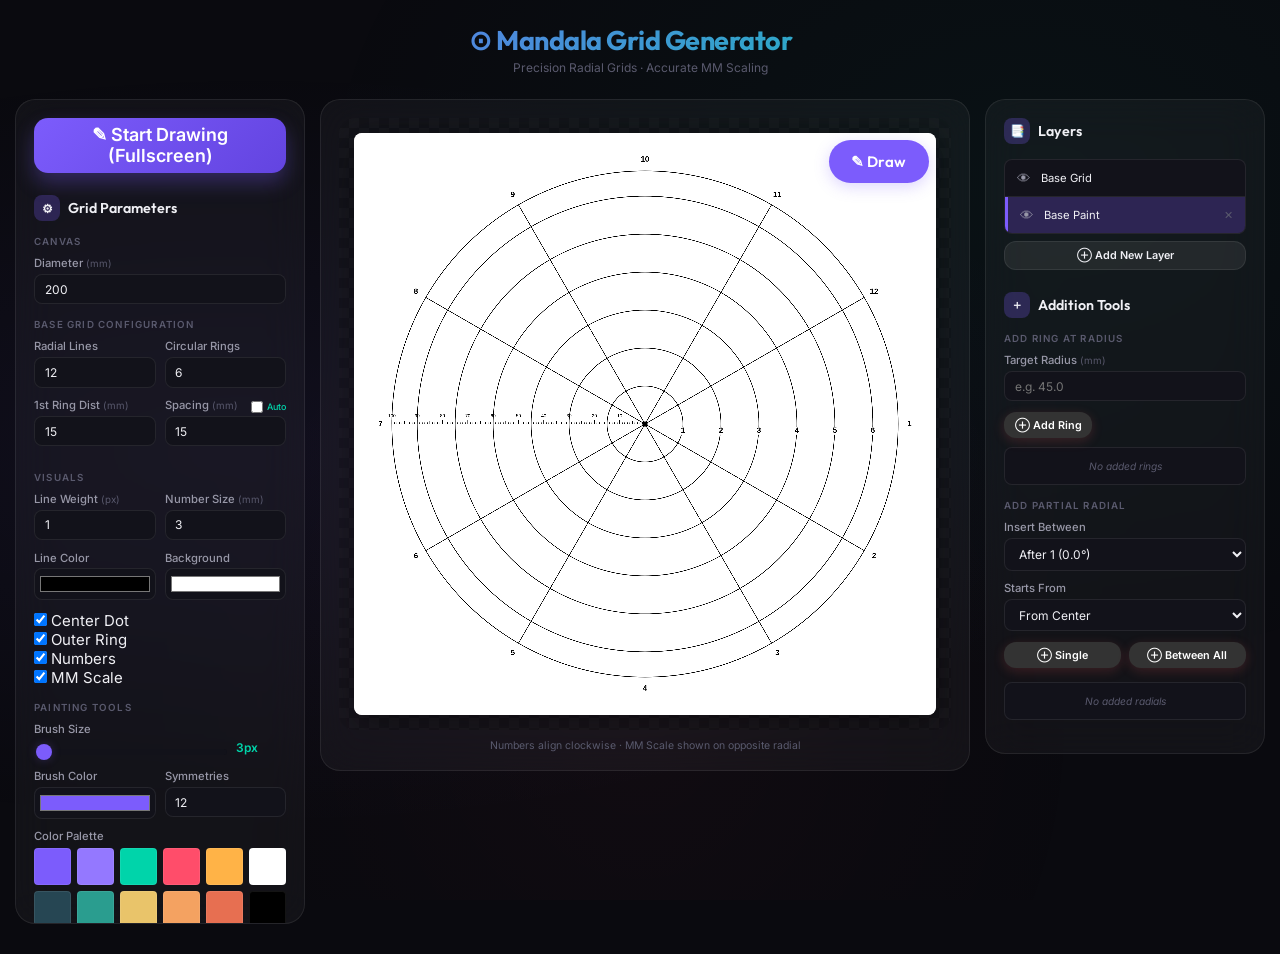
<file: index.html>
<!DOCTYPE html>
<html lang="en">

<head>
  <meta charset="UTF-8">
  <meta name="viewport" content="width=device-width, initial-scale=1.0, maximum-scale=1.0, user-scalable=no">
  <title>Mandala Grid Generator — v5</title>
  <meta name="description" content="Precision radial mandala grid generator with accurate MM scaling, drawing tools, and high-res export.">
  <meta name="theme-color" content="#7c5cfc">

  <!-- PWA -->
  <link rel="manifest" href="manifest.json">
  <link rel="icon" href="grid.ico">

  <!-- Apple PWA Support -->
  <meta name="apple-mobile-web-app-capable" content="yes">
  <meta name="apple-mobile-web-app-status-bar-style" content="black-translucent">
  <meta name="apple-mobile-web-app-title" content="Grid Maker">
  <link rel="apple-touch-icon" href="icon-192.png">

  <link rel="stylesheet" href="style.css?v=3">
</head>

<body>

  <header class="app-header">
    <h1>⊙ Mandala Grid Generator <span style="font-size: 0.5em; opacity: 0.7;">v5</span></h1>
    <p class="subtitle">Precision Radial Grids · Accurate MM Scaling</p>
  </header>

  <main class="app-container">

    <!-- Left: Parameters -->
    <aside class="controls-panel panel">
      <button class="btn btn-primary" id="btnEnterDrawMode"
        style="width: 100%; margin-bottom: 1.5rem; height: 55px; font-size: 1.2rem; border-radius: 14px; box-shadow: 0 10px 20px rgba(124, 92, 252, 0.3);">
        ✎ Start Drawing (Fullscreen)
      </button>

      <div class="panel-title">
        <span class="icon">⚙</span> Grid Parameters
      </div>

      <div class="form-section">
        <div class="form-section-label">Canvas</div>
        <div class="form-group">
          <label for="diameter">Diameter <span class="unit">(mm)</span></label>
          <input type="number" id="diameter" value="200" min="10" max="3000" step="1"
            oninput="this.value = !!this.value && Math.abs(this.value) >= 0 ? Math.abs(this.value) : null">
        </div>
      </div>

      <div class="form-section">
        <div class="form-section-label">Base Grid Configuration</div>
        <div class="form-row">
          <div class="form-group">
            <label for="radialLines">Radial Lines</label>
            <input type="number" id="radialLines" value="12" min="2" max="360" step="1">
          </div>
          <div class="form-group">
            <label for="circularGrids">Circular Rings</label>
            <input type="number" id="circularGrids" value="6" min="1" max="200" step="1">
          </div>
        </div>
        <div class="form-row">
          <div class="form-group">
            <label for="firstRingDist">1st Ring Dist <span class="unit">(mm)</span></label>
            <input type="number" id="firstRingDist" value="15" min="1" max="1000" step="0.5">
          </div>
          <div class="form-group">
            <div style="display: flex; justify-content: space-between; align-items: center;">
              <label for="ringSpacing">Spacing <span class="unit">(mm)</span></label>
              <div style="display: flex; align-items: center; gap: 4px;">
                <input type="checkbox" id="autoSpacing" style="width: 12px; height: 12px; margin: 0;">
                <label for="autoSpacing"
                  style="font-size: 0.6rem; color: var(--accent-secondary); margin: 0; cursor: pointer;">Auto</label>
              </div>
            </div>
            <input type="number" id="ringSpacing" value="15" min="0.1" max="500" step="0.1">
          </div>
        </div>
      </div>

      <div class="form-section">
        <div class="form-section-label">Visuals</div>
        <div class="form-row">
          <div class="form-group">
            <label for="lineThickness">Line Weight <span class="unit">(px)</span></label>
            <input type="number" id="lineThickness" value="1" min="0.1" max="10" step="0.1">
          </div>
          <div class="form-group">
            <label for="numberSize">Number Size <span class="unit">(mm)</span></label>
            <input type="number" id="numberSize" value="3" min="1" max="20" step="0.5">
          </div>
        </div>
        <div class="form-row">
          <div class="form-group">
            <label for="lineColor">Line Color</label>
            <input type="color" id="lineColor" value="#000000">
          </div>
          <div class="form-group">
            <label for="bgColor">Background</label>
            <input type="color" id="bgColor" value="#ffffff">
          </div>
        </div>

        <div class="checkbox-grid">
          <div class="check-item">
            <input type="checkbox" id="showCenter" checked>
            <label for="showCenter">Center Dot</label>
          </div>
          <div class="check-item">
            <input type="checkbox" id="showOuterRing" checked>
            <label for="showOuterRing">Outer Ring</label>
          </div>
          <div class="check-item">
            <input type="checkbox" id="showNumbers" checked>
            <label for="showNumbers">Numbers</label>
          </div>
          <div class="check-item">
            <input type="checkbox" id="showMmScale" checked>
            <label for="showMmScale">MM Scale</label>
          </div>
        </div>
      </div>

      <div class="form-section">
        <div class="form-section-label">Painting Tools</div>
        <div class="form-row">
          <div class="form-group">
            <label for="brushSize">Brush Size</label>
            <input type="range" id="brushSize" value="3" min="1" max="200" step="1" style="padding: 0;">
          </div>
          <div class="form-group" style="flex: 0 0 50px;">
            <label>&nbsp;</label>
            <div id="brushSizeVal" style="font-size: 0.8rem; color: var(--accent-secondary); font-weight: 600;">3px
            </div>
          </div>
        </div>

        <div class="form-row">
          <div class="form-group">
            <label for="paintColor">Brush Color</label>
            <input type="color" id="paintColor" value="#7c5cfc">
          </div>
          <div class="form-group">
            <label for="symmetryCount">Symmetries</label>
            <input type="number" id="symmetryCount" value="12" min="1" max="360" step="1">
          </div>
        </div>

        <div class="form-group">
          <label>Color Palette</label>
          <div id="paletteContainer" class="palette-container">
            <!-- Palettes will be injected here -->
          </div>
        </div>


        <div class="check-item" style="margin-bottom: 0.8rem;">
          <input type="checkbox" id="mirrorGrid">
          <label for="mirrorGrid">Mirror Grid</label>
        </div>

        <button class="btn btn-secondary" id="btnClearPaint"
          style="width: 100%; border-color: var(--danger); color: var(--danger);">
          🗑 Clear Painting
        </button>
      </div>

      <div class="form-section">
        <div class="form-section-label">Export</div>
        <div class="form-group">
          <select id="exportDpi">
            <option value="150">150 DPI</option>
            <option value="300" selected>300 DPI — Optimal</option>
            <option value="600">600 DPI — High Res</option>
          </select>
        </div>
      </div>

      <div class="info-bar">
        <div class="info-row"><span>Export Image:</span><span class="info-value" id="infoExportSize">—</span></div>
        <div class="info-row"><span>Total Lines:</span><span class="info-value" id="infoRingCount">—</span></div>
      </div>

      <div class="btn-group">
        <button class="btn btn-primary" id="btnExportJpeg">📷 JPEG</button>
        <button class="btn btn-success" id="btnExportPng">🖼 PNG</button>
      </div>
      <button class="btn btn-primary" id="btnExportSTL" style="width: 100%; margin-top: 0.5rem; background: linear-gradient(135deg, #4f46e5, #3730a3);">🧊 Convert to STL (3D Print)</button>

      <button class="btn btn-accent" id="btnSaveDesign" style="width: 100%; margin-top: 0.5rem; background: #6366f1;">💾
        Save Design</button>
      <button class="btn btn-secondary" id="btnReset" style="width: 100%; margin-top: 0.5rem;">↺ Reset All</button>

      <div class="form-section" style="margin-top: 1.5rem; border-top: 1px solid #eee; padding-top: 1rem;">
        <div class="form-section-label">Saved Designs</div>
        <div id="designGallery" class="design-gallery-grid">
          <p class="empty-msg">No saved designs</p>
        </div>
      </div>
    </aside>

    <!-- Center: Live Canvas -->
    <section class="canvas-panel panel">
      <div class="canvas-wrapper" id="scrollWrapper">
        <div class="canvas-layers" id="canvasLayers" style="position: relative; line-height: 0;">
          <canvas id="mandalaCanvas" style="position: relative; z-index: 1;"></canvas>
          <!-- Dynamic paint layers will be injected here -->
        </div>
        <button class="canvas-draw-btn" id="btnCanvasDraw" title="Enter Draw Mode">
          ✎ Draw
        </button>
      </div>
      <div class="scale-info">
        Numbers align clockwise · MM Scale shown on opposite radial
      </div>
    </section>

    <!-- Right: Addition Tools & Layers -->
    <aside class="insert-panel panel">
      <div class="panel-title">
        <span class="icon">📑</span> Layers
      </div>

      <div class="form-section">
        <div class="layers-list" id="layersList">
          <!-- Layers items injected here -->
        </div>
        <button class="btn btn-secondary btn-sm" id="btnAddLayer" style="width: 100%; margin-top: 0.5rem;">
          ⊕ Add New Layer
        </button>
      </div>

      <div class="panel-title" style="margin-top: 1.5rem;">
        <span class="icon">＋</span> Addition Tools
      </div>

      <div class="form-section">
        <div class="form-section-label">Add Ring at Radius</div>
        <div class="form-group">
          <label for="insertRingMM">Target Radius <span class="unit">(mm)</span></label>
          <input type="number" id="insertRingMM" placeholder="e.g. 45.0" step="0.5">
        </div>
        <button class="btn btn-accent btn-sm" id="btnInsertRingMM" style="background: #333; color: white;">⊕ Add
          Ring</button>
        <div class="inserted-list" id="insertedRingsList"></div>
      </div>

      <div class="form-section">
        <div class="form-section-label">Add Partial Radial</div>
        <div class="form-group">
          <label for="insertRadialAfter">Insert Between</label>
          <select id="insertRadialAfter"></select>
        </div>
        <div class="form-group">
          <label for="insertRadialFromRing">Starts From</label>
          <select id="insertRadialFromRing"></select>
        </div>
        <div class="btn-group" style="margin-top: 0;">
          <button class="btn btn-accent btn-sm" id="btnInsertRadial" style="background: #333; color: white;">⊕
            Single</button>
          <button class="btn btn-accent btn-sm" id="btnInsertBetweenAll" style="background: #333; color: white;">⊕
            Between All</button>
        </div>
        <div class="inserted-list" id="insertedRadialsList"></div>
      </div>

      <!-- Space for additional footer tools -->

    </aside>

  </main>

  <div class="toast" id="toast">
    <span class="toast-icon">✅</span>
    <span class="toast-msg">Exported!</span>
  </div>

  <div class="draw-mode-overlay" id="drawModeOverlay">
    <div class="draw-top-bar">
      <div class="draw-bar-left">
        <button class="draw-action-btn" id="btnExitDrawMode" title="Back to Settings">
          <span class="icon">⬅</span> Exit
        </button>
      </div>


        <div class="draw-bar-center">
        <div class="draw-brush-control">
          <span class="brush-label">Size</span>
          <div class="size-stepper">
            <button class="size-stepper-btn" id="btnBrushDec" title="Decrease Size (−6)">−</button>
            <span id="drawBrushSizeVal" class="size-stepper-val">3px</span>
            <button class="size-stepper-btn" id="btnBrushInc" title="Increase Size (+6)">+</button>
          </div>
          <input type="range" id="drawBrushSize" value="3" min="1" max="200" step="1" title="Brush Size" class="draw-size-slider">
        </div>

        <button class="draw-tool-btn" id="btnQuickEraser" title="Toggle Eraser" style="border-radius: 50%; width: 44px; height: 44px; flex: 0 0 44px; font-size: 1.2rem; margin-left: 10px; display: flex; align-items: center; justify-content: center; padding: 0;">
          ✎
        </button>

        <button class="draw-tool-btn" id="btnFillTool" title="Toggle Fill Bucket" style="border-radius: 50%; width: 44px; height: 44px; flex: 0 0 44px; font-size: 1.2rem; margin-left: 5px; display: flex; align-items: center; justify-content: center; padding: 0;">
          🪣
        </button>

        <!-- Erase Mode: Local or Symmetric -->
        <button class="draw-tool-btn erase-sym-btn" id="btnSymErase" title="Toggle Symmetric Erase — when ON, eraser follows all symmetry lines">
          ⊗ Sym
        </button>

        <div class="draw-color-selector">
          <div class="color-dot" id="colorDot" style="background-color: #7c5cfc;"></div>
          <div class="color-picker-flyout" id="colorPickerFlyout">
            <div class="form-group" style="margin-bottom: 12px; padding-bottom: 12px; border-bottom: 1px solid var(--border-glass);">
              <label for="drawPaintColor" style="font-size: 0.75rem; color: var(--text-muted);">Custom Color</label>
              <input type="color" id="drawPaintColor" value="#7c5cfc" style="width: 100%; height: 36px; border: none; border-radius: 4px; cursor: pointer; padding: 0;">
            </div>

            <div id="paletteFlyoutGrid" class="palette-container">
              <!-- Palette injected here -->
            </div>
          </div>
        </div>

        <div class="draw-tool-group">
          <button class="draw-tool-btn" id="btnUndoDraw" title="Undo (2-finger tap)">
            <span class="icon">↩</span>
          </button>
          <button class="draw-tool-btn" id="btnRedoDraw" title="Redo (3-finger tap)">
            <span class="icon">↪</span>
          </button>
        </div>


        <!-- Mirror Grid toggle (same as in main panel) -->
        <div class="hand-draw-toggle" style="margin-left:4px;">
          <input type="checkbox" id="drawMirrorGrid">
          <label for="drawMirrorGrid" title="Mirror drawing across axis">
            <span class="icon">↔</span> Mirror Grid
          </label>
        </div>
      </div>

      <div class="draw-bar-right">
        <div class="hand-draw-toggle">
          <input type="checkbox" id="drawWithHand">
          <label for="drawWithHand">
            <span class="icon">✋</span> Hand Drawing
          </label>
        </div>
      </div>
    </div>


    <div class="draw-canvas-container" id="drawCanvasContainer">
      <!-- The canvas will be moved here in Draw Mode -->
      <div id="eraserCursor" style="display:none; position:fixed; border:1.5px solid #333; border-radius:50%; pointer-events:none; z-index:10000; background:rgba(255,255,255,0.3); transform: translate(-50%, -50%); box-shadow: 0 0 4px rgba(255,255,255,0.8);"></div>
    </div>
  </div>

  <!-- Add the color drop indicator at the bottom of the body -->
  <div id="colorDropIndicator" class="color-drop-indicator"></div>

  <script src="app.js?v=8"></script>
  <script>
    if ('serviceWorker' in navigator) {
      window.addEventListener('load', () => {
        navigator.serviceWorker.register('./sw.js').then(registration => {
          console.log('ServiceWorker registration successful');
        }).catch(err => {
          console.log('ServiceWorker registration failed: ', err);
        });
      });
    }
  </script>
</body>
</html>
</file>
<file: style.css>
@import url('https://fonts.googleapis.com/css2?family=Inter:wght@300;400;500;600;700&family=Outfit:wght@400;500;600;700&display=swap');

:root {
  --bg-primary: #0a0a0f;
  --bg-secondary: #12121a;
  --bg-glass: rgba(255, 255, 255, 0.04);
  --bg-glass-hover: rgba(255, 255, 255, 0.07);
  --border-glass: rgba(255, 255, 255, 0.08);
  --border-glass-hover: rgba(255, 255, 255, 0.15);
  --text-primary: #f0f0f5;
  --text-secondary: #9898a8;
  --text-muted: #5a5a6e;
  --accent: #7c5cfc;
  --accent-hover: #9478ff;
  --accent-glow: rgba(124, 92, 252, 0.25);
  --accent-secondary: #00d4aa;
  --danger: #ff4d6a;
  --success: #00d4aa;
  --warning: #ffb347;
  --radius-sm: 8px;
  --radius-md: 12px;
  --radius-lg: 16px;
  --radius-xl: 20px;
  --shadow-sm: 0 2px 8px rgba(0, 0, 0, 0.3);
  --shadow-md: 0 4px 20px rgba(0, 0, 0, 0.4);
  --shadow-lg: 0 8px 40px rgba(0, 0, 0, 0.5);
  --transition: 0.25s cubic-bezier(0.4, 0, 0.2, 1);
}

*,
*::before,
*::after {
  box-sizing: border-box;
  margin: 0;
  padding: 0;
}

html {
  font-size: 15px;
  -webkit-text-size-adjust: 100%;
}

body {
  font-family: 'Inter', -apple-system, BlinkMacSystemFont, sans-serif;
  background: var(--bg-primary);
  color: var(--text-primary);
  min-height: 100vh;
  overflow-x: hidden;
}

body::before {
  content: '';
  position: fixed;
  top: 0;
  left: 0;
  right: 0;
  bottom: 0;
  background:
    radial-gradient(ellipse at 20% 50%, rgba(124, 92, 252, 0.06) 0%, transparent 60%),
    radial-gradient(ellipse at 80% 20%, rgba(0, 212, 170, 0.04) 0%, transparent 50%),
    radial-gradient(ellipse at 50% 80%, rgba(255, 77, 106, 0.03) 0%, transparent 50%);
  pointer-events: none;
  z-index: 0;
}

/* ─── Header ─── */
.app-header {
  position: relative;
  z-index: 10;
  text-align: center;
  padding: 1.5rem 1rem 0.8rem;
}

.app-header h1 {
  font-family: 'Outfit', sans-serif;
  font-size: 1.8rem;
  font-weight: 700;
  background: linear-gradient(135deg, var(--accent) 0%, var(--accent-secondary) 100%);
  -webkit-background-clip: text;
  -webkit-text-fill-color: transparent;
  background-clip: text;
  letter-spacing: -0.5px;
}

.app-header .subtitle {
  font-size: 0.8rem;
  color: var(--text-muted);
  margin-top: 0.2rem;
  font-weight: 400;
}

/* ─── Main Layout — 3 columns ─── */
.app-container {
  position: relative;
  z-index: 10;
  display: flex;
  gap: 1rem;
  padding: 0.8rem 1rem 2rem;
  max-width: 1600px;
  margin: 0 auto;
  align-items: flex-start;
}

/* ─── Glass Panel ─── */
.panel {
  background: var(--bg-glass);
  backdrop-filter: blur(20px);
  -webkit-backdrop-filter: blur(20px);
  border: 1px solid var(--border-glass);
  border-radius: var(--radius-xl);
  padding: 1.2rem;
  transition: border-color var(--transition);
}

.panel:hover {
  border-color: var(--border-glass-hover);
}

/* ─── Controls Panel (Left) ─── */
.controls-panel {
  width: 290px;
  min-width: 290px;
  position: sticky;
  top: 0.5rem;
  max-height: calc(100vh - 5rem);
  overflow-y: auto;
}

/* ─── Insert Panel (Right) ─── */
.insert-panel {
  width: 280px;
  min-width: 280px;
  position: sticky;
  top: 0.5rem;
  max-height: calc(100vh - 5rem);
  overflow-y: auto;
}

.panel-title {
  font-family: 'Outfit', sans-serif;
  font-size: 0.95rem;
  font-weight: 600;
  color: var(--text-primary);
  margin-bottom: 1rem;
  display: flex;
  align-items: center;
  gap: 0.5rem;
}

.panel-title .icon {
  display: inline-flex;
  align-items: center;
  justify-content: center;
  width: 26px;
  height: 26px;
  border-radius: var(--radius-sm);
  background: var(--accent-glow);
  font-size: 0.8rem;
}

/* ─── Form ─── */
.form-section {
  margin-bottom: 1rem;
}

.form-section-label {
  font-size: 0.65rem;
  font-weight: 600;
  text-transform: uppercase;
  letter-spacing: 1.2px;
  color: var(--text-muted);
  margin-bottom: 0.6rem;
}

.form-group {
  margin-bottom: 0.7rem;
}

.form-group label {
  display: block;
  font-size: 0.75rem;
  font-weight: 500;
  color: var(--text-secondary);
  margin-bottom: 0.25rem;
}

.form-group .unit {
  font-size: 0.65rem;
  color: var(--text-muted);
  font-weight: 400;
}

.form-group input[type="number"],
.form-group input[type="text"],
.form-group select {
  width: 100%;
  padding: 0.45rem 0.65rem;
  background: var(--bg-secondary);
  border: 1px solid var(--border-glass);
  border-radius: var(--radius-sm);
  color: var(--text-primary);
  font-family: 'Inter', sans-serif;
  font-size: 0.8rem;
  outline: none;
  transition: all var(--transition);
}

.form-group input:focus,
.form-group select:focus {
  border-color: var(--accent);
  box-shadow: 0 0 0 3px var(--accent-glow);
}

.form-group input[type="color"] {
  width: 100%;
  height: 32px;
  border: 1px solid var(--border-glass);
  border-radius: var(--radius-sm);
  background: var(--bg-secondary);
  cursor: pointer;
  padding: 3px;
  transition: all var(--transition);
}

.form-group input[type="color"]:hover {
  border-color: var(--accent);
}

.form-row {
  display: flex;
  gap: 0.6rem;
}

.form-row .form-group {
  flex: 1;
}

/* ─── Info Bar ─── */
.info-bar {
  background: var(--bg-secondary);
  border: 1px solid var(--border-glass);
  border-radius: var(--radius-sm);
  padding: 0.5rem 0.65rem;
  margin-bottom: 0.8rem;
  font-size: 0.7rem;
  color: var(--text-secondary);
  display: flex;
  flex-direction: column;
  gap: 0.25rem;
}

.info-bar .info-row {
  display: flex;
  justify-content: space-between;
}

.info-bar .info-value {
  color: var(--accent-secondary);
  font-weight: 600;
  font-variant-numeric: tabular-nums;
}

/* ─── Buttons ─── */
.btn-group {
  display: flex;
  gap: 0.5rem;
  margin-top: 0.7rem;
}

.btn {
  flex: 1;
  padding: 0.55rem 0.8rem;
  border: none;
  border-radius: var(--radius-md);
  font-family: 'Inter', sans-serif;
  font-size: 0.75rem;
  font-weight: 600;
  cursor: pointer;
  transition: all var(--transition);
  display: flex;
  align-items: center;
  justify-content: center;
  gap: 0.35rem;
  position: relative;
  overflow: hidden;
}

.btn::after {
  content: '';
  position: absolute;
  inset: 0;
  background: linear-gradient(135deg, rgba(255, 255, 255, 0.1), transparent);
  opacity: 0;
  transition: opacity var(--transition);
}

.btn:hover::after {
  opacity: 1;
}

.btn:active {
  transform: scale(0.97);
}

.btn-primary {
  background: linear-gradient(135deg, var(--accent), #6344e0);
  color: white;
  box-shadow: 0 4px 15px var(--accent-glow);
}

.btn-primary:hover {
  box-shadow: 0 6px 25px var(--accent-glow);
  transform: translateY(-1px);
}

.btn-secondary {
  background: var(--bg-glass-hover);
  color: var(--text-primary);
  border: 1px solid var(--border-glass);
}

.btn-secondary:hover {
  border-color: var(--accent);
  background: rgba(124, 92, 252, 0.08);
}

.btn-success {
  background: linear-gradient(135deg, var(--accent-secondary), #00b894);
  color: #0a0a0f;
  box-shadow: 0 4px 15px rgba(0, 212, 170, 0.2);
}

.btn-success:hover {
  box-shadow: 0 6px 25px rgba(0, 212, 170, 0.3);
  transform: translateY(-1px);
}

.btn-accent {
  background: linear-gradient(135deg, #e05555, #cc3344);
  color: white;
  box-shadow: 0 3px 12px rgba(224, 85, 85, 0.2);
}

.btn-accent:hover {
  box-shadow: 0 5px 20px rgba(224, 85, 85, 0.3);
  transform: translateY(-1px);
}

.btn-sm {
  padding: 0.45rem 0.7rem;
  font-size: 0.72rem;
  margin-bottom: 0.6rem;
}

/* ─── Canvas Panel (Center) ─── */
.canvas-panel {
  flex: 1;
  display: flex;
  flex-direction: column;
  align-items: center;
  min-height: 480px;
}

.canvas-wrapper {
  width: 100%;
  display: flex;
  justify-content: center;
  align-items: center;
  position: relative;
  overflow: auto;
  border-radius: var(--radius-lg);
  background:
    repeating-conic-gradient(rgba(255, 255, 255, 0.02) 0% 25%, transparent 0% 50%) 0 0 / 20px 20px;
  min-height: 440px;
  padding: 1rem;
}

#mandalaCanvas {
  border-radius: var(--radius-sm);
  max-width: 100%;
  height: auto;
  transition: box-shadow var(--transition);
}

.canvas-wrapper:hover #mandalaCanvas {
  box-shadow: 0 0 30px rgba(124, 92, 252, 0.08);
}

.scale-info {
  margin-top: 0.6rem;
  text-align: center;
  font-size: 0.7rem;
  color: var(--text-muted);
}

/* ─── Inserted Items List ─── */
.inserted-list {
  background: var(--bg-secondary);
  border: 1px solid var(--border-glass);
  border-radius: var(--radius-sm);
  padding: 0.4rem;
  max-height: 140px;
  overflow-y: auto;
  margin-top: 0.3rem;
}

.inserted-item {
  display: flex;
  align-items: center;
  justify-content: space-between;
  padding: 0.3rem 0.5rem;
  border-radius: 6px;
  font-size: 0.7rem;
  color: var(--text-secondary);
  transition: background var(--transition);
}

.inserted-item:hover {
  background: rgba(255, 255, 255, 0.04);
}

.inserted-label {
  color: var(--accent-secondary);
  font-weight: 500;
}

.inserted-delete {
  background: none;
  border: none;
  color: var(--danger);
  cursor: pointer;
  font-size: 0.85rem;
  padding: 0.15rem 0.3rem;
  border-radius: 4px;
  transition: all var(--transition);
  line-height: 1;
}

.inserted-delete:hover {
  background: rgba(255, 77, 106, 0.15);
}

.empty-msg {
  text-align: center;
  font-size: 0.68rem;
  color: var(--text-muted);
  padding: 0.4rem;
  font-style: italic;
}

/* ─── Legend ─── */
.legend {
  margin-top: 0.5rem;
  padding-top: 0.8rem;
  border-top: 1px solid var(--border-glass);
}

.legend-item {
  display: flex;
  align-items: center;
  gap: 0.5rem;
  font-size: 0.7rem;
  color: var(--text-secondary);
  margin-bottom: 0.35rem;
}

.legend-line {
  display: inline-block;
  width: 24px;
  height: 0;
  border-top: 2px solid var(--text-secondary);
}

.legend-line.dashed {
  border-top-style: dashed;
}

.legend-num {
  display: inline-flex;
  align-items: center;
  justify-content: center;
  width: 20px;
  height: 16px;
  font-size: 0.6rem;
  font-weight: 700;
  border-radius: 3px;
}

.legend-num.base {
  color: var(--text-secondary);
  background: rgba(255, 255, 255, 0.06);
}

.legend-num.extra {
  color: #e05555;
  background: rgba(224, 85, 85, 0.1);
}

/* ─── Toast ─── */
.toast {
  position: fixed;
  bottom: 2rem;
  right: 2rem;
  background: var(--bg-secondary);
  border: 1px solid var(--border-glass);
  border-radius: var(--radius-md);
  padding: 0.7rem 1rem;
  font-size: 0.75rem;
  color: var(--text-primary);
  box-shadow: var(--shadow-lg);
  display: flex;
  align-items: center;
  gap: 0.4rem;
  transform: translateY(100px);
  opacity: 0;
  transition: all 0.4s cubic-bezier(0.34, 1.56, 0.64, 1);
  z-index: 1000;
}

.toast.show {
  transform: translateY(0);
  opacity: 1;
}

.toast.success {
  border-color: rgba(0, 212, 170, 0.3);
}

/* ─── Presets ─── */
.presets {
  display: flex;
  gap: 0.35rem;
  flex-wrap: wrap;
  margin-bottom: 0.8rem;
}

.preset-btn {
  padding: 0.3rem 0.55rem;
  border: 1px solid var(--border-glass);
  border-radius: var(--radius-sm);
  background: var(--bg-secondary);
  color: var(--text-secondary);
  font-size: 0.65rem;
  font-family: 'Inter', sans-serif;
  font-weight: 500;
  cursor: pointer;
  transition: all var(--transition);
}

.preset-btn:hover {
  border-color: var(--accent);
  color: var(--text-primary);
  background: rgba(124, 92, 252, 0.08);
}

.preset-btn.active {
  border-color: var(--accent);
  background: var(--accent-glow);
  color: var(--text-primary);
}

/* ─── Responsive ─── */
@media (max-width: 1100px) {
  .app-container {
    flex-wrap: wrap;
  }

  .controls-panel,
  .insert-panel {
    width: 100%;
    min-width: unset;
    position: static;
    max-height: unset;
  }

  .canvas-panel {
    order: -1;
    width: 100%;
  }
}

@media (max-width: 500px) {
  .form-row {
    flex-direction: column;
    gap: 0;
  }

  .btn-group {
    flex-direction: column;
  }

  .app-header h1 {
    font-size: 1.4rem;
  }
}

/* ─── Scrollbar ─── */
::-webkit-scrollbar {
  width: 5px;
  height: 5px;
}

::-webkit-scrollbar-track {
  background: transparent;
}

::-webkit-scrollbar-thumb {
  background: rgba(255, 255, 255, 0.1);
  border-radius: 3px;
}

::-webkit-scrollbar-thumb:hover {
  background: rgba(255, 255, 255, 0.2);
}

/* Saved Designs Gallery */
.design-gallery-grid {
  display: grid;
  grid-template-columns: repeat(2, 1fr);
  gap: 10px;
  margin-top: 10px;
}

.design-card {
  background: rgba(255, 255, 255, 0.03);
  border: 1px solid var(--border-glass);
  border-radius: 8px;
  padding: 6px;
  cursor: pointer;
  position: relative;
  transition: all 0.2s ease;
  overflow: hidden;
  box-shadow: 0 2px 4px rgba(0, 0, 0, 0.05);
  display: flex;
  flex-direction: column;
  align-items: center;
}

.design-card:hover {
  transform: translateY(-2px);
  box-shadow: 0 4px 12px var(--accent-glow);
  border-color: var(--accent);
  background: rgba(255, 255, 255, 0.06);
}

.design-card img {
  width: 100%;
  height: auto;
  aspect-ratio: 1;
  display: block;
  border-radius: 4px;
  background: #fff;
  object-fit: contain;
}

.design-card .design-name {
  font-size: 10px;
  text-align: center;
  margin-top: 6px;
  color: var(--text-secondary);
  white-space: nowrap;
  overflow: hidden;
  text-overflow: ellipsis;
  width: 100%;
}

.design-card .btn-delete {
  position: absolute;
  top: 4px;
  right: 4px;
  background: var(--danger);
  color: white;
  border: none;
  border-radius: 50%;
  width: 18px;
  height: 18px;
  font-size: 10px;
  cursor: pointer;
  display: flex;
  align-items: center;
  justify-content: center;
  opacity: 0;
  transition: opacity 0.2s;
  z-index: 2;
}

.design-card:hover .btn-delete {
  opacity: 1;
}

.design-card .btn-delete:hover {
  transform: scale(1.1);
  background: #ff3355;
}

/* Painting Palette */
.palette-container {
  display: grid;
  grid-template-columns: repeat(6, 1fr);
  gap: 6px;
  margin-top: 5px;
}

.palette-color {
  width: 100%;
  aspect-ratio: 1;
  border-radius: 4px;
  cursor: pointer;
  border: 1px solid var(--border-glass);
  transition: transform 0.2s, border-color 0.2s;
}

.palette-color:hover {
  transform: scale(1.1);
  border-color: white;
  z-index: 5;
}

.palette-color.active {
  border-color: var(--accent);
  box-shadow: 0 0 5px var(--accent-glow);
  transform: scale(1.05);
}

/* Layers Panel */
.layers-list {
  background: var(--bg-secondary);
  border: 1px solid var(--border-glass);
  border-radius: var(--radius-sm);
  max-height: 200px;
  overflow-y: auto;
  display: flex;
  flex-direction: column;
}

.layer-item {
  display: flex;
  align-items: center;
  gap: 8px;
  padding: 8px 10px;
  border-bottom: 1px solid var(--border-glass);
  cursor: pointer;
  transition: background 0.2s;
}

.layer-item:last-child {
  border-bottom: none;
}

.layer-item:hover {
  background: rgba(255, 255, 255, 0.05);
}

.layer-item.active {
  background: var(--accent-glow);
  border-left: 3px solid var(--accent);
}

.layer-visibility {
  font-size: 0.9rem;
  color: var(--text-secondary);
  cursor: pointer;
  padding: 2px;
}

.layer-visibility:hover {
  color: white;
}

.layer-name {
  flex: 1;
  font-size: 0.75rem;
  color: var(--text-primary);
  white-space: nowrap;
  overflow: hidden;
  text-overflow: ellipsis;
}

.layer-actions {
  display: flex;
  gap: 5px;
}

.layer-btn {
  background: none;
  border: none;
  color: var(--text-muted);
  cursor: pointer;
  font-size: 0.7rem;
  padding: 2px;
  transition: color 0.2s;
}

.layer-btn:hover {
  color: var(--danger);
}

.canvas-layers {
  box-shadow: var(--shadow-lg);
  border-radius: var(--radius-sm);
  position: relative;
  transition: background-color 0.3s ease;
  overflow: hidden;
  background: white;
  display: inline-block;
  vertical-align: top;
  max-width: 100%;
  line-height: 0;
  /* Remove any internal spacing */
}

.canvas-layers canvas {
  image-rendering: auto;
  /* Smoother for symmetry */
  display: block;
  max-width: 100%;
  height: auto;
}

#mandalaCanvas {
  position: relative;
  z-index: 1;
}

.canvas-layers canvas:not(#mandalaCanvas) {
  position: absolute;
  top: 0;
  left: 0;
  width: 100%;
  height: 100%;
}

/* Range Input Styling */
input[type="range"] {
  -webkit-appearance: none;
  appearance: none;
  width: 100%;
  height: 6px;
  background: var(--bg-secondary);
  border-radius: 3px;
  outline: none;
}

input[type="range"]::-webkit-slider-thumb {
  -webkit-appearance: none;
  width: 16px;
  height: 16px;
  background: var(--accent);
  border-radius: 50%;
  cursor: pointer;
  box-shadow: 0 0 10px var(--accent-glow);
}

@media (max-width: 1100px) {
  .canvas-panel {
    min-height: unset;
  }
}

/* ─── Draw Mode Overlay ─── */
.draw-mode-overlay {
  position: fixed;
  top: 0;
  left: 0;
  width: 100vw;
  height: 100vh;
  background: var(--bg-primary);
  z-index: 2000;
  display: none;
  /* Hidden by default */
  flex-direction: column;
  overflow: hidden;
}

.draw-mode-overlay.active {
  display: flex;
}

.draw-top-bar {
  height: 60px;
  background: var(--bg-secondary);
  border-bottom: 1px solid var(--border-glass);
  display: flex;
  align-items: center;
  justify-content: space-between;
  padding: 0 1.5rem;
  z-index: 2010;
  box-shadow: var(--shadow-md);
}

.draw-bar-left,
.draw-bar-right {
  flex: 1;
}

.draw-bar-center {
  flex: 2;
  display: flex;
  justify-content: center;
  align-items: center;
  gap: 2rem;
}

.draw-bar-right {
  display: flex;
  justify-content: flex-end;
}

.draw-action-btn,
.draw-tool-btn {
  background: var(--bg-glass);
  border: 1px solid var(--border-glass);
  color: var(--text-primary);
  padding: 0.5rem 1rem;
  border-radius: var(--radius-md);
  font-family: inherit;
  font-size: 0.9rem;
  font-weight: 600;
  cursor: pointer;
  display: flex;
  align-items: center;
  gap: 0.5rem;
  transition: all var(--transition);
}

.draw-action-btn:hover,
.draw-tool-btn:hover {
  background: var(--bg-glass-hover);
  border-color: var(--accent);
  color: var(--accent);
}

.draw-tool-group {
  display: flex;
  gap: 0.5rem;
}

.draw-tool-btn {
  width: 44px;
  height: 44px;
  padding: 0;
  justify-content: center;
}

.draw-tool-btn.active-eraser {
  background: rgba(255, 77, 106, 0.2);
  border-color: var(--danger);
  color: var(--danger);
}

/* Color Selector Dot */
.draw-color-selector {
  position: relative;
}

.color-dot {
  width: 36px;
  height: 36px;
  border-radius: 50%;
  border: 3px solid white;
  box-shadow: 0 0 10px rgba(0, 0, 0, 0.3);
  cursor: pointer;
  transition: transform 0.2s;
  touch-action: none;
}

.color-drop-indicator {
  position: fixed;
  width: 30px;
  height: 30px;
  border-radius: 50%;
  border: 3px solid white;
  box-shadow: 0 4px 12px rgba(0,0,0,0.3);
  pointer-events: none;
  z-index: 9999;
  transform: translate(-50%, -50%);
  display: none;
}

.color-dot:hover {
  transform: scale(1.1);
}

.draw-brush-control {
  display: flex;
  align-items: center;
  gap: 12px;
  background: var(--bg-glass);
  padding: 0.4rem 0.8rem;
  border-radius: var(--radius-md);
  border: 1px solid var(--border-glass);
}

.draw-brush-control .brush-label {
  font-size: 0.7rem;
  font-weight: 600;
  color: var(--text-muted);
  text-transform: uppercase;
  letter-spacing: 0.8px;
  white-space: nowrap;
}

/* ─── Size Stepper (prominent +/− control) ─── */
.size-stepper {
  display: flex;
  align-items: center;
  background: var(--bg-secondary);
  border: 1px solid var(--border-glass-hover);
  border-radius: 50px;
  overflow: hidden;
}

.size-stepper-btn {
  width: 44px;
  height: 44px;
  background: transparent;
  border: none;
  color: var(--text-primary);
  font-size: 1.5rem;
  font-weight: 700;
  line-height: 1;
  cursor: pointer;
  display: flex;
  align-items: center;
  justify-content: center;
  transition: background var(--transition), color var(--transition);
  font-family: 'Inter', sans-serif;
}

.size-stepper-btn:hover {
  background: var(--accent-glow);
  color: var(--accent);
}

.size-stepper-btn:active {
  background: var(--accent);
  color: white;
  transform: scale(0.93);
}

.size-stepper-val {
  min-width: 52px;
  text-align: center;
  font-size: 0.9rem;
  font-weight: 700;
  color: var(--accent-secondary);
  font-variant-numeric: tabular-nums;
  border-left: 1px solid var(--border-glass);
  border-right: 1px solid var(--border-glass);
  padding: 0 4px;
  line-height: 44px;
  height: 44px;
}

.draw-size-slider {
  width: 90px;
  cursor: pointer;
}

/* Shade Adjuster in Flyout */
.color-picker-flyout {
  display: none;
  position: absolute;
  top: calc(100% + 15px);
  left: 50%;
  transform: translateX(-50%);
  flex-direction: column;
  width: 280px;
  background: var(--bg-secondary);
  border: 1px solid var(--border-glass-hover);
  border-radius: var(--radius-lg);
  padding: 1.5rem;
  box-shadow: var(--shadow-lg);
  z-index: 3000;
}


.shade-adjuster {
  display: flex;
  flex-direction: column;
  gap: 8px;
  margin-bottom: 12px;
  padding-bottom: 12px;
  border-bottom: 1px solid var(--border-glass);
}

.shade-adjuster input[type="range"] {
  width: 100%;
  height: 6px;
  border-radius: 3px;
  background: var(--bg-secondary);
  outline: none;
  -webkit-appearance: none;
  appearance: none;
}


.shade-adjuster input[type="range"]::-webkit-slider-thumb {
  -webkit-appearance: none;
  width: 16px;
  height: 16px;
  border-radius: 50%;
  background: var(--accent);
  cursor: pointer;
  border: 2px solid white;
}

#shadeLightness {
  background: linear-gradient(to right, black, gray, white);
}

#shadeSaturation {
  background: linear-gradient(to right, gray, var(--accent));
}

.color-picker-flyout.active {
  display: flex;
  animation: flyoutIn 0.3s cubic-bezier(0.34, 1.56, 0.64, 1);
}


@keyframes flyoutIn {
  from {
    opacity: 0;
    transform: translateX(-50%) translateY(-10px);
  }

  to {
    opacity: 1;
    transform: translateX(-50%) translateY(0);
  }
}

/* Hand Drawing Toggle — OFF by default, green when enabled */
.hand-draw-toggle {
  display: flex;
  align-items: center;
}

.hand-draw-toggle input {
  display: none;
}

.hand-draw-toggle label {
  background: var(--bg-glass);
  border: 1px solid var(--border-glass);
  padding: 0.5rem 1rem;
  border-radius: var(--radius-md);
  cursor: pointer;
  font-size: 0.85rem;
  font-weight: 500;
  display: flex;
  align-items: center;
  gap: 0.5rem;
  transition: all var(--transition);
  color: var(--text-muted);
  user-select: none;
}

.hand-draw-toggle label:hover {
  border-color: var(--success);
  color: var(--text-secondary);
}

/* When Hand Drawing is ON — glow green to make it obvious */
.hand-draw-toggle input:checked + label {
  background: rgba(0, 212, 170, 0.15);
  border-color: var(--success);
  color: var(--success);
  box-shadow: 0 0 12px rgba(0, 212, 170, 0.25);
}

/* Canvas in Draw Mode */
.draw-canvas-container {
  flex: 1;
  display: flex;
  align-items: center;
  justify-content: center;
  overflow: auto;
  padding: 2rem;
  background: var(--bg-primary);
  touch-action: none;
}

.draw-canvas-container .canvas-layers {
  transform-origin: 0 0;
}


/* ─── Tablet Optimizations ─── */
@media (max-width: 1024px) {
  .app-container {
    padding: 0.5rem;
  }

  .panel {
    padding: 1rem;
  }

  .controls-panel,
  .insert-panel {
    width: 300px;
    min-width: 300px;
  }
}

@media (max-width: 768px) {
  .app-container {
    flex-direction: column;
    align-items: center;
  }

  .controls-panel,
  .insert-panel {
    width: 100%;
    position: static;
  }
}

/* Floating Canvas Draw Button */
.canvas-draw-btn {
  position: absolute;
  top: 1.5rem;
  right: 1.5rem;
  background: var(--accent);
  color: white;
  border: none;
  padding: 0.8rem 1.5rem;
  border-radius: 50px;
  font-family: 'Outfit', sans-serif;
  font-weight: 600;
  font-size: 1rem;
  cursor: pointer;
  z-index: 100;
  box-shadow: 0 4px 15px var(--accent-glow);
  display: flex;
  align-items: center;
  gap: 0.5rem;
  transition: all 0.3s cubic-bezier(0.175, 0.885, 0.32, 1.275);
}

.canvas-draw-btn:hover {
  transform: scale(1.1) translateY(-2px);
  background: var(--accent-hover);
  box-shadow: 0 8px 25px var(--accent-glow);
}

.canvas-draw-btn:active {
  transform: scale(0.95);
}

@media (max-width: 768px) {
  .canvas-draw-btn {
    bottom: 1.5rem;
    top: auto;
    right: 1.5rem;
    padding: 1rem 2rem;
    font-size: 1.2rem;
  }
}
</file>
